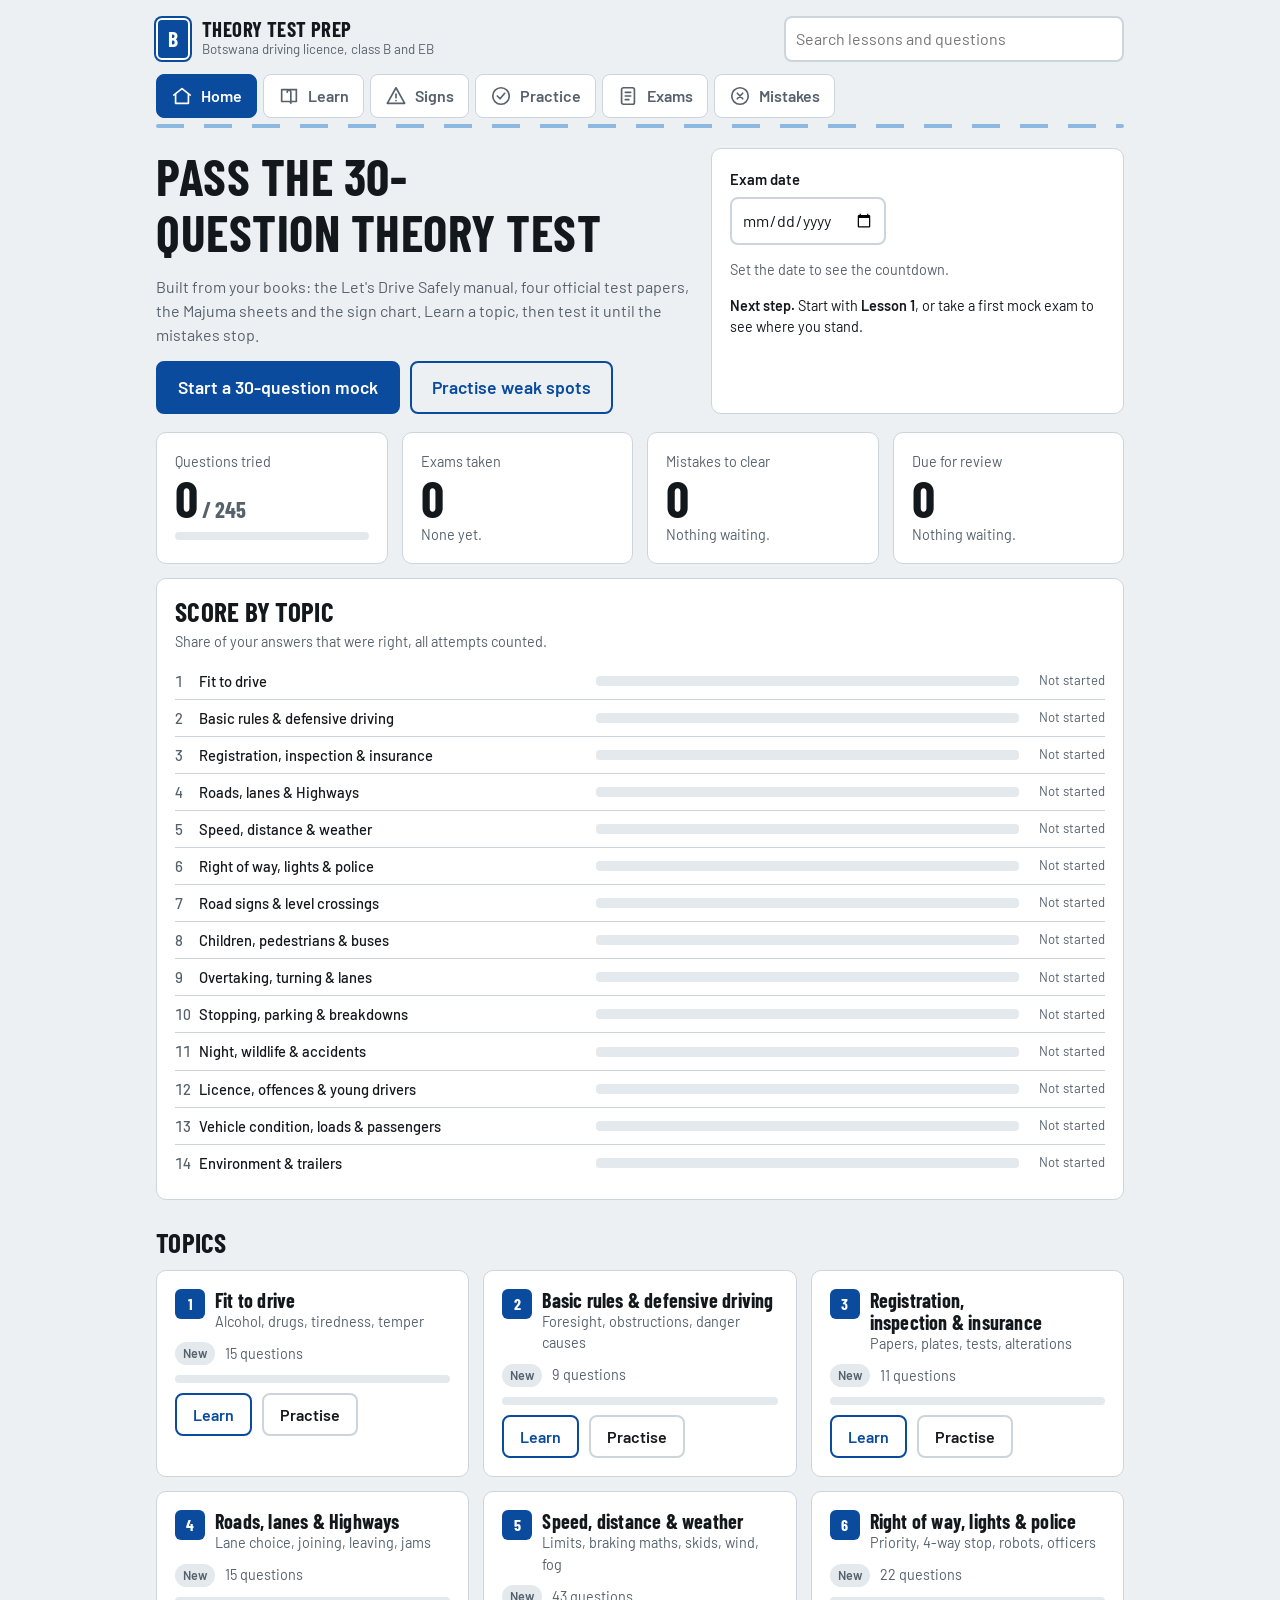
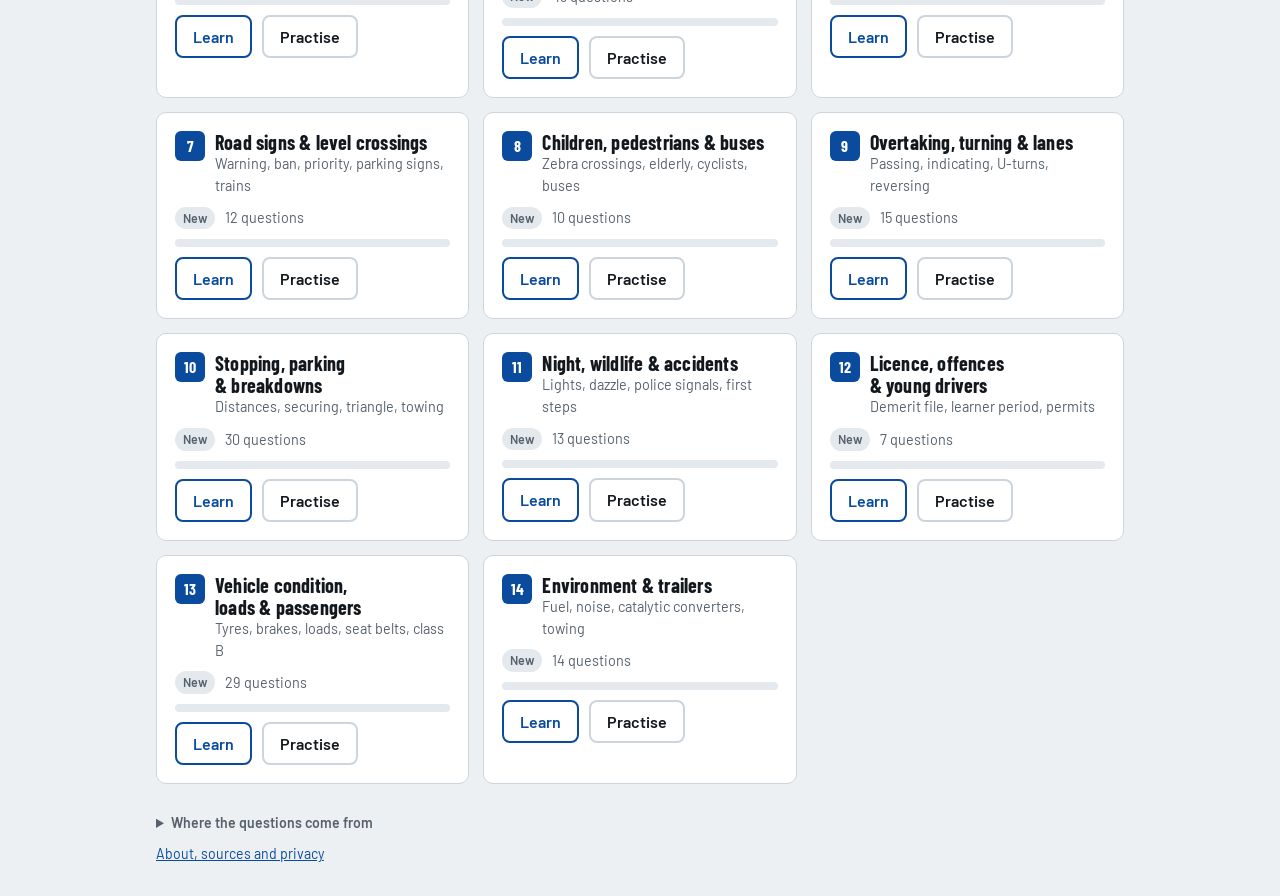
<file: index.html>
<!doctype html>
<html lang="en">
<head>
<meta charset="utf-8">
<meta name="viewport" content="width=device-width,initial-scale=1,viewport-fit=cover">
<title>Botswana Theory Test Prep: lessons, signs and mock exams</title>
<meta name="description" content="Study for the Botswana driving theory test, class B and EB. Fourteen lessons, road signs, practice questions and 30-question mock exams. Works offline. No account needed.">
<link rel="canonical" href="https://fanwell23-025.github.io/Driving/">
<meta property="og:type" content="website">
<meta property="og:site_name" content="Botswana Theory Test Prep">
<meta property="og:title" content="Botswana Theory Test Prep: lessons, signs and mock exams">
<meta property="og:description" content="Study for the Botswana driving theory test, class B and EB. Fourteen lessons, road signs, practice questions and 30-question mock exams. Works offline. No account needed.">
<meta property="og:url" content="https://fanwell23-025.github.io/Driving/">
<meta property="og:image" content="https://fanwell23-025.github.io/Driving/icons/og-image.png">
<meta property="og:image:width" content="1200">
<meta property="og:image:height" content="630">
<meta property="og:image:alt" content="A blue road-sign letter B beside the words Botswana Theory Test Prep">
<meta name="twitter:card" content="summary_large_image">
<meta name="twitter:title" content="Botswana Theory Test Prep: lessons, signs and mock exams">
<meta name="twitter:description" content="Study for the Botswana driving theory test, class B and EB. Fourteen lessons, road signs, practice questions and 30-question mock exams. Works offline. No account needed.">
<meta name="twitter:image" content="https://fanwell23-025.github.io/Driving/icons/og-image.png">
<link rel="preload" href="data/data.json" as="fetch" crossorigin>
<link rel="preload" href="fonts/barlow-400.woff2" as="font" type="font/woff2" crossorigin>
<link rel="preload" href="fonts/barlow-condensed-700.woff2" as="font" type="font/woff2" crossorigin>
<link rel="manifest" href="manifest.webmanifest">
<link rel="icon" href="icons/favicon.svg" type="image/svg+xml">
<link rel="icon" href="icons/favicon-32.png" type="image/png" sizes="32x32">
<link rel="apple-touch-icon" href="icons/apple-touch-icon.png">
<meta name="theme-color" content="#0a4b9e" media="(prefers-color-scheme: light)">
<meta name="theme-color" content="#0f1317" media="(prefers-color-scheme: dark)">
<link rel="stylesheet" href="css/style.css">
</head>
<body>

<a class="skip" href="#app" data-act="skip">Skip to main content</a>
<div class="shell" id="shell">
  <header class="top">
    <div class="brand">
      <span class="plate" aria-hidden="true">B</span>
      <div><b>Theory Test Prep</b><small>Botswana driving licence, class B and EB</small></div>
    </div>
    <form class="search" id="searchForm" role="search"><label class="sr-only" for="q">Search lessons and questions</label><input type="search" id="q" placeholder="Search lessons and questions" autocomplete="off" enterkeyhint="search"></form>
  </header>
  <nav class="tabs" id="tabs" aria-label="Sections"></nav>
  <div class="centreline" aria-hidden="true"></div>
  <main id="app"></main>
  <noscript><div class="card"><p><b>This study site needs JavaScript.</b> Turn it on in your browser settings to use the lessons and quizzes.</p></div></noscript>
  <footer>
    <details class="foot" id="sources"></details>
    <p class="foot foot-links no-print"><a href="#about" data-act="nav" data-to="about">About, sources and privacy</a></p>
  </footer>
</div>
<div id="lbRoot"></div>
<div id="live" class="sr-only" aria-live="polite"></div>

<script src="js/config.js"></script>
<script src="js/app.js"></script>
</body>
</html>
</file>
<file: css/style.css>
@font-face{font-family:"Barlow";font-style:normal;font-weight:400;font-display:swap;src:url("../fonts/barlow-400.woff2") format("woff2");unicode-range:U+0000-00FF, U+0131, U+0152-0153, U+02BB-02BC, U+02C6, U+02DA, U+02DC, U+0304, U+0308, U+0329, U+2000-206F, U+20AC, U+2122, U+2191, U+2193, U+2212, U+2215, U+FEFF, U+FFFD}
@font-face{font-family:"Barlow";font-style:normal;font-weight:500;font-display:swap;src:url("../fonts/barlow-500.woff2") format("woff2");unicode-range:U+0000-00FF, U+0131, U+0152-0153, U+02BB-02BC, U+02C6, U+02DA, U+02DC, U+0304, U+0308, U+0329, U+2000-206F, U+20AC, U+2122, U+2191, U+2193, U+2212, U+2215, U+FEFF, U+FFFD}
@font-face{font-family:"Barlow";font-style:normal;font-weight:600;font-display:swap;src:url("../fonts/barlow-600.woff2") format("woff2");unicode-range:U+0000-00FF, U+0131, U+0152-0153, U+02BB-02BC, U+02C6, U+02DA, U+02DC, U+0304, U+0308, U+0329, U+2000-206F, U+20AC, U+2122, U+2191, U+2193, U+2212, U+2215, U+FEFF, U+FFFD}
@font-face{font-family:"Barlow Condensed";font-style:normal;font-weight:600;font-display:swap;src:url("../fonts/barlow-condensed-600.woff2") format("woff2");unicode-range:U+0000-00FF, U+0131, U+0152-0153, U+02BB-02BC, U+02C6, U+02DA, U+02DC, U+0304, U+0308, U+0329, U+2000-206F, U+20AC, U+2122, U+2191, U+2193, U+2212, U+2215, U+FEFF, U+FFFD}
@font-face{font-family:"Barlow Condensed";font-style:normal;font-weight:700;font-display:swap;src:url("../fonts/barlow-condensed-700.woff2") format("woff2");unicode-range:U+0000-00FF, U+0131, U+0152-0153, U+02BB-02BC, U+02C6, U+02DA, U+02DC, U+0304, U+0308, U+0329, U+2000-206F, U+20AC, U+2122, U+2191, U+2193, U+2212, U+2215, U+FEFF, U+FFFD}
/* Layout concept: a road-sign study desk. Blue plate headings, white-line dividers, one column on phones with a bottom nav, two columns on wide screens. */
:root{
  --bg:#edf0f3; --surface:#ffffff; --surface2:#e4e9ee; --ink:#13181d; --muted:#56616c; --line:#cdd5dc;
  --sign:#0a4b9e; --sign-ink:#ffffff; --sky:#75aadb;
  --good:#17703f; --good-bg:#e1f3e8; --bad:#b3122a; --bad-bg:#fbe5e8; --warn:#8a5200; --warn-bg:#fff0d4;
  --font-display:"Barlow Condensed","Arial Narrow",Arial,sans-serif;
  --font-body:"Barlow",system-ui,-apple-system,"Segoe UI",Arial,sans-serif;
  --r:10px;
}
@media (prefers-color-scheme: dark){
  :root:not([data-theme="light"]){
    --bg:#0f1317; --surface:#171d23; --surface2:#222a32; --ink:#edf1f4; --muted:#9aa6b1; --line:#2c353e;
    --sign:#5b9bf0; --sign-ink:#08121f; --sky:#75aadb;
    --good:#58c98a; --good-bg:#12301f; --bad:#ff7d8c; --bad-bg:#3a1a20; --warn:#f0b35a; --warn-bg:#33270f;
    color-scheme:dark;
  }
}
:root[data-theme="dark"]{
  --bg:#0f1317; --surface:#171d23; --surface2:#222a32; --ink:#edf1f4; --muted:#9aa6b1; --line:#2c353e;
  --sign:#5b9bf0; --sign-ink:#08121f; --sky:#75aadb;
  --good:#58c98a; --good-bg:#12301f; --bad:#ff7d8c; --bad-bg:#3a1a20; --warn:#f0b35a; --warn-bg:#33270f;
  color-scheme:dark;
}
*{box-sizing:border-box}
body{margin:0;background:var(--bg);color:var(--ink);font-family:var(--font-body);font-size:16px;line-height:1.5;padding-bottom:84px}
.shell{max-width:1000px;margin:0 auto;padding-left:max(16px,env(safe-area-inset-left,0px));padding-right:max(16px,env(safe-area-inset-right,0px));padding-block:0 32px}
h1,h2,h3{font-family:var(--font-display);font-weight:700;letter-spacing:.01em;line-height:1.1;margin:0;text-wrap:balance}
h1{font-size:clamp(2.1rem,6vw,3.2rem);text-transform:uppercase;overflow-wrap:anywhere}
h2{font-size:1.7rem;text-transform:uppercase}
h3{font-size:1.25rem}
p{margin:0}
a{color:var(--sign)}
button{font:inherit;color:inherit;cursor:pointer}
:focus-visible{outline:3px solid var(--sign);outline-offset:2px}
[tabindex="-1"]:focus{outline:none}
.lb :focus-visible{outline-color:#fff}
.skip{position:absolute;left:12px;top:-60px;z-index:60;background:var(--sign);color:var(--sign-ink);padding:10px 14px;border-radius:8px;font-weight:600}
.skip:focus{top:12px}
.sr-only{position:absolute;width:1px;height:1px;margin:-1px;padding:0;overflow:hidden;clip-path:inset(50%);white-space:nowrap;border:0}
html{scroll-padding-bottom:96px}
@media (min-width:760px){html{scroll-padding-bottom:0}}
.zoom{display:block;width:fit-content;padding:0;border:0;background:none;max-width:100%;margin:12px 0;cursor:zoom-in;border-radius:8px}
.zoom .q-img{margin:0}
.h3{font-size:1.25rem;text-transform:none}
.top{display:flex;flex-wrap:wrap;align-items:center;gap:12px 16px;justify-content:space-between;padding-block:16px 12px}
.brand{display:flex;align-items:center;gap:12px;min-width:0}
.plate{background:var(--sign);color:var(--sign-ink);font-family:var(--font-display);font-weight:700;font-size:1.35rem;line-height:1;padding:8px 10px;border-radius:6px;border:2px solid var(--sign-ink);box-shadow:0 0 0 2px var(--sign);flex:none}
.brand b{font-family:var(--font-display);font-size:1.3rem;text-transform:uppercase;letter-spacing:.02em;display:block;line-height:1.05}
.brand small{color:var(--muted);display:block}
.centreline{height:4px;background:repeating-linear-gradient(90deg,var(--sky) 0 28px,transparent 28px 48px);opacity:.8;margin-bottom:20px;border-radius:2px}
nav.tabs{position:fixed;left:0;right:0;bottom:0;z-index:20;background:var(--surface);border-top:1px solid var(--line);display:flex;padding:6px max(6px,env(safe-area-inset-right,0px)) calc(6px + env(safe-area-inset-bottom,0px)) max(6px,env(safe-area-inset-left,0px))}
nav.tabs button{flex:1;min-width:0;background:none;border:0;border-radius:8px;padding:8px 2px;font-size:.78rem;font-weight:600;color:var(--muted);display:flex;flex-direction:column;align-items:center;gap:2px}
nav.tabs button svg{width:22px;height:22px;stroke:currentColor;fill:none;stroke-width:1.8;stroke-linecap:round;stroke-linejoin:round}
nav.tabs button[aria-current="page"]{color:var(--sign);background:var(--surface2)}
@media (min-width:760px){
  body{padding-bottom:0}
  nav.tabs{position:static;border:0;background:none;padding:0;gap:6px;justify-content:flex-start;margin-bottom:6px}
  nav.tabs button{flex:none;flex-direction:row;gap:8px;font-size:1rem;padding:9px 14px;border:1px solid var(--line);background:var(--surface)}
  nav.tabs button[aria-current="page"]{background:var(--sign);color:var(--sign-ink);border-color:var(--sign)}
}
.card{background:var(--surface);border:1px solid var(--line);border-radius:var(--r);padding:18px}
.grid{display:grid;gap:14px}
.g2{grid-template-columns:repeat(auto-fit,minmax(min(100%,300px),1fr))}
.g3{grid-template-columns:repeat(auto-fit,minmax(min(100%,210px),1fr))}
.row{display:flex;gap:10px;flex-wrap:wrap;align-items:center}
.stack{display:flex;flex-direction:column;gap:14px}
.muted{color:var(--muted)}
.small{font-size:.9rem}
.btn{background:var(--sign);color:var(--sign-ink);border:2px solid var(--sign);border-radius:8px;padding:10px 16px;font-weight:600;line-height:1.2}
.btn:hover{filter:brightness(1.08)}
.btn.alt{background:transparent;color:var(--sign)}
.btn.ghost{background:var(--surface);color:var(--ink);border-color:var(--line)}
.btn[disabled]{opacity:.45;cursor:not-allowed}
.btn.big{padding:14px 20px;font-size:1.1rem}
.pill{display:inline-block;font-size:.78rem;font-weight:600;padding:2px 8px;border-radius:99px;background:var(--surface2);color:var(--muted);white-space:nowrap}
.pill.good{background:var(--good-bg);color:var(--good)}
.pill.bad{background:var(--bad-bg);color:var(--bad)}
.pill.warn{background:var(--warn-bg);color:var(--warn)}
.bar{height:8px;border-radius:99px;background:var(--surface2);overflow:hidden}
.bar i{display:block;height:100%;background:var(--sign);border-radius:99px}
.hero{display:grid;gap:18px;grid-template-columns:minmax(0,1fr)}
@media (min-width:760px){.hero{grid-template-columns:1.3fr 1fr;align-items:stretch}}
.big-num{font-family:var(--font-display);font-weight:700;font-size:3.2rem;line-height:1}
.topic{display:flex;flex-direction:column;gap:10px;text-align:left}
.topic .num{font-family:var(--font-display);font-weight:700;background:var(--sign);color:var(--sign-ink);width:30px;height:30px;border-radius:6px;display:grid;place-items:center;flex:none}
.topic-head{display:flex;gap:10px;align-items:flex-start}
.lesson li{margin-bottom:10px}
.lesson ul{padding-left:20px;margin:0}
.thumbs{display:grid;grid-template-columns:repeat(auto-fill,minmax(110px,1fr));gap:10px}
.thumbs button{border:1px solid var(--line);background:var(--surface);border-radius:8px;padding:0;overflow:hidden;position:relative;aspect-ratio:3/4}
.thumbs picture{display:contents}
.thumbs img{width:100%;height:100%;object-fit:cover;object-position:top;display:block}
.thumbs span{position:absolute;left:6px;bottom:6px;background:var(--sign);color:var(--sign-ink);font-size:.78rem;font-weight:600;padding:1px 7px;border-radius:99px}
table{border-collapse:collapse;width:100%}
.tw{overflow-x:auto}
td,th{padding:8px 10px;border-bottom:1px solid var(--line);text-align:left;vertical-align:top}
td:last-child{font-weight:600;white-space:nowrap}
th{font-family:var(--font-display);font-size:1.2rem;text-transform:uppercase}
.signs{display:grid;grid-template-columns:repeat(auto-fill,minmax(150px,1fr));gap:12px}
.signs figure{margin:0;background:var(--surface);border:1px solid var(--line);border-radius:var(--r);padding:12px 8px;text-align:center}
.signs img{width:110px;height:110px;object-fit:contain;background:#fff;border-radius:8px}
.signs figcaption{font-size:.9rem;font-weight:500;margin-top:6px}
.qhead{display:flex;justify-content:space-between;gap:10px;flex-wrap:wrap;align-items:center;margin-bottom:12px}
.q-text{font-size:1.2rem;font-weight:600;line-height:1.35}
.q-img{display:block;max-width:min(100%,460px);border-radius:8px;border:1px solid var(--line);margin:12px 0;cursor:zoom-in;background:#fff}
.q-img.sign{width:190px;height:190px;object-fit:contain;background:#fff;border:0;cursor:default;padding:4px}
.opts{display:flex;flex-direction:column;gap:10px;margin-top:14px}
.opt{display:flex;gap:12px;align-items:flex-start;text-align:left;background:var(--surface);border:2px solid var(--line);border-radius:10px;padding:12px;width:100%}
.opt:hover:not([disabled]){border-color:var(--sign)}
.opt .ltr{font-family:var(--font-display);font-weight:700;background:var(--sign);color:var(--sign-ink);min-width:28px;height:28px;border-radius:6px;display:grid;place-items:center;flex:none}
.opt.sel{border-color:var(--sign);background:var(--surface2)}
.opt.right{border-color:var(--good);background:var(--good-bg)}
.opt.wrong{border-color:var(--bad);background:var(--bad-bg)}
.opt{flex-wrap:wrap}.opt .ltr+span{flex:1 1 0;min-width:0}.opt .tag{flex:1 0 100%;padding-left:40px;font-size:.8rem;font-weight:700;margin-top:-4px}
.opt.right .tag{color:var(--good)}
.opt.wrong .tag{color:var(--bad)}
.opt[disabled]{cursor:default}
.fb{margin-top:14px;border-radius:10px;padding:12px 14px;background:var(--surface2)}
.fb.good{background:var(--good-bg)}
.fb.bad{background:var(--bad-bg)}
.note{margin-top:10px;background:var(--warn-bg);color:var(--ink);border-left:4px solid var(--warn);padding:10px 12px;border-radius:6px;font-size:.92rem}
.nav-grid{display:grid;grid-template-columns:repeat(auto-fill,minmax(38px,1fr));gap:6px}
.nav-grid button{height:38px;border-radius:8px;border:1px solid var(--line);background:var(--surface);font-weight:600}
.nav-grid button.ans{background:var(--surface2);border-color:var(--sign)}
.nav-grid button.cur{background:var(--sign);color:var(--sign-ink);border-color:var(--sign)}
.nav-grid button.flag{box-shadow:inset 0 -4px 0 var(--warn)}
.timer{font-variant-numeric:tabular-nums;font-weight:600}
.score{font-family:var(--font-display);font-weight:700;font-size:4.5rem;line-height:1;font-variant-numeric:tabular-nums}
.lb{position:fixed;inset:0;z-index:50;background:rgba(5,8,12,.92);display:flex;flex-direction:column;padding:max(12px,env(safe-area-inset-top,0px)) max(12px,env(safe-area-inset-right,0px)) max(12px,env(safe-area-inset-bottom,0px)) max(12px,env(safe-area-inset-left,0px))}
.lb .bar2{display:flex;gap:8px;justify-content:space-between;align-items:center;color:#fff;margin-bottom:8px}
.lb .view{flex:1;min-height:0;overflow:auto;text-align:center;-webkit-overflow-scrolling:touch}
.lb img{max-width:100%;height:auto;background:#fff;border-radius:6px}
.lb .btn{background:#fff;color:#111;border-color:#fff}
.lb .btn.alt{background:transparent;color:#fff}
.foot{margin-top:28px;font-size:.88rem;color:var(--muted)}
.foot summary{cursor:pointer;font-weight:600}
label{font-weight:600;font-size:.92rem}
select,input[type=date],input[type=search]{min-width:0;font:inherit;color:var(--ink);background:var(--surface);border:2px solid var(--line);border-radius:8px;padding:9px 10px;max-width:100%}
.fields{display:grid;gap:12px;grid-template-columns:repeat(auto-fit,minmax(min(100%,180px),1fr))}
.fields > div{display:flex;flex-direction:column;gap:6px}
@media (prefers-reduced-motion:no-preference){.bar i{transition:width .4s}}
@media (prefers-reduced-motion:reduce){*,*::before,*::after{animation:none!important;transition:none!important;scroll-behavior:auto!important}}
@media (max-width:300px){
  body{padding-bottom:148px}
  nav.tabs{flex-wrap:wrap}
  nav.tabs button{flex:1 1 33%}
}
.grid>*{min-width:0}
.q-text,.opt,.fb,.pill{overflow-wrap:anywhere}
.pill{white-space:normal}
.qhead .btn,.row .btn{max-width:100%}
.search{flex:1 1 240px;max-width:340px}
.search input{width:100%}
@media (max-width:620px){.search{max-width:none;flex-basis:100%}}
mark{background:var(--warn-bg);color:inherit;border-radius:2px;box-shadow:0 0 0 1px var(--warn)}
.result{display:flex;flex-direction:column;align-items:flex-start;gap:8px;text-align:left;width:100%}
.resume{justify-content:space-between;margin-bottom:18px;border-color:var(--sign)}
.resume-title{font-family:var(--font-display);font-size:1.25rem;display:block;line-height:1.1}
#app{min-height:100vh}
.foot-links{margin-top:10px}
.file-btn{font-size:1rem;cursor:pointer}
input[type=file]:focus-visible+*,.file-btn:has(+input:focus-visible){outline:3px solid var(--sign);outline-offset:2px}
.pill.warn{font-weight:700}
.tchart{width:100%;display:block}
.tchart tbody{display:block}
.tchart tr{display:grid;grid-template-columns:minmax(0,44%) minmax(0,1fr);gap:4px 12px;align-items:center;padding:7px 0;border-bottom:1px solid var(--line)}
.tchart tbody tr:last-child{border-bottom:0}
.tchart th,.tchart td{padding:0;border:0;font-family:var(--font-body);font-size:.92rem;font-weight:500;text-transform:none;white-space:normal}
.tchart-n{display:inline-block;min-width:1.4em;color:var(--muted);font-variant-numeric:tabular-nums}
.tchart td{display:flex;align-items:center;gap:10px}
.tchart-track{flex:1;min-width:30px;height:10px;background:var(--surface2);border-radius:4px;overflow:hidden}
.tchart-track i{display:block;height:100%;background:var(--sign);border-radius:0 4px 4px 0}
.tchart-v{flex:none;width:76px;text-align:right;font-weight:600;font-variant-numeric:tabular-nums}
.tchart-v.muted{font-weight:400;font-size:.82rem}
@media (max-width:460px){.tchart tr{grid-template-columns:minmax(0,1fr)}}
@media print{
  :root,:root:not([data-theme="light"]),:root[data-theme="dark"]{--bg:#fff;--surface:#fff;--surface2:#fff;--ink:#000;--muted:#333;--line:#888;--sign:#000;--sign-ink:#fff;color-scheme:light}
  body{padding:0;font-size:11pt}
  .shell{max-width:none;padding:0}
  .top,nav.tabs,.centreline,.foot,.no-print,.skip,#lbRoot,#live{display:none!important}
  .grid{display:block}
  .card{padding:0;border:0;margin-bottom:14pt;break-inside:avoid}
  .tw{overflow:visible}
  td,th{padding:3pt 6pt}
  h1{font-size:22pt}
  th{font-size:13pt}
}
</file>
